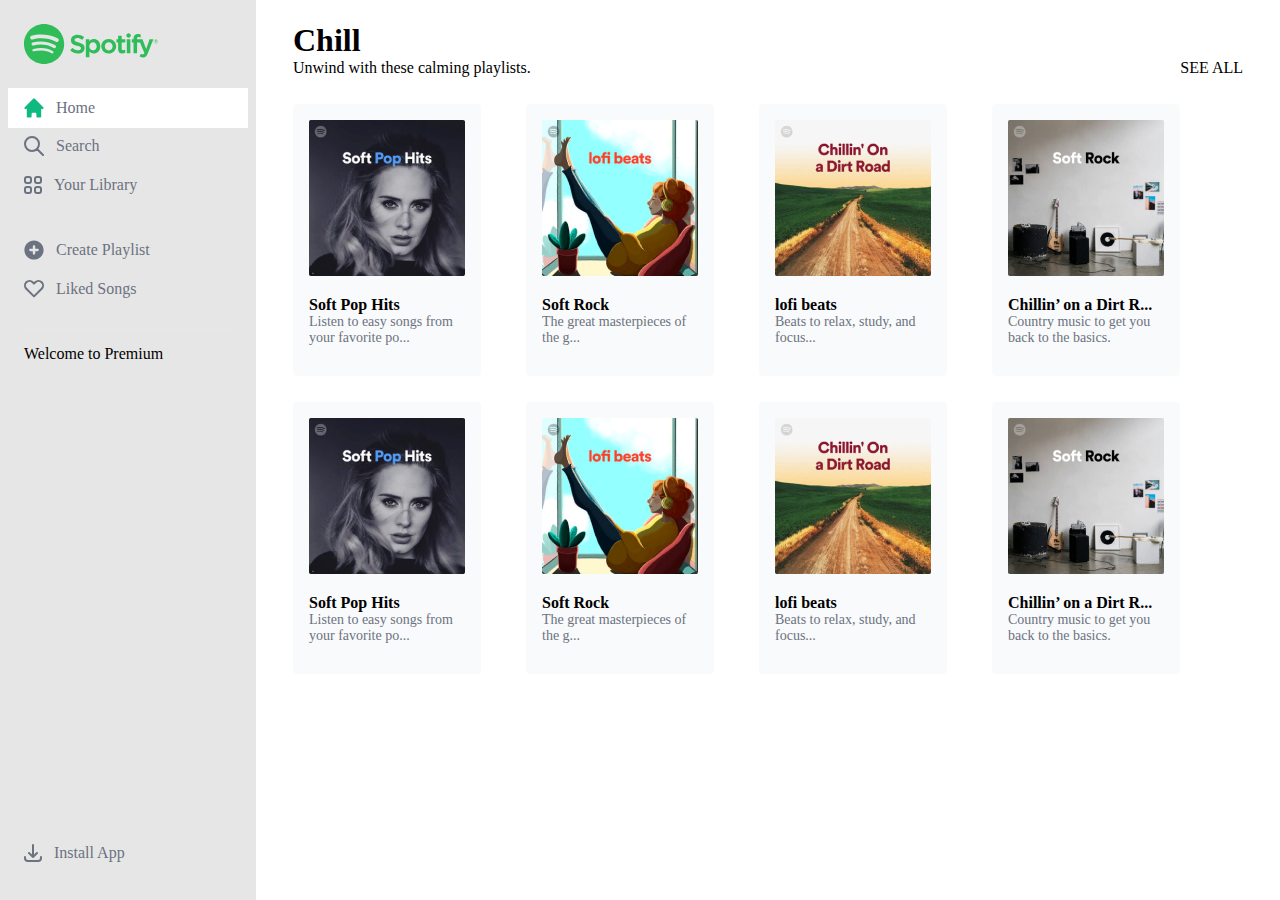
<file: index.html>
<!DOCTYPE html>
<html lang="en">

<head>
    <meta charset="UTF-8">
    <meta http-equiv="X-UA-Compatible" content="IE=edge">
    <meta name="viewport" content="width=device-width, initial-scale=1.0">
    <link rel="stylesheet" href="/homesportify.css">
    <title>Home Spotify</title>
</head>

<body>

    <aside>
        <div class="menu-container">
            <img src="/images/Vector.svg" alt="logo" class="logo">

            <div class="menu-1">
                <div class="link-home">
                    <a href="#">
                        <img src="/images/Icon.svg" alt="home">Home</a>
                </div>
                <div class="link">
                    <a href="#">
                        <img src="/images/Icon (1).svg" alt="home">Search</a>
                </div>
                <div class="link">
                    <a href="#">
                        <img src="/images/Icon (2).svg" alt="home">Your Library</a>
                </div>
            </div>

            <div class="menu-2">
                <div class="link">
                    <a href="#">
                        <img src="/images/Icon (3).svg" alt="home">Create Playlist</a>
                </div>
                <div class="link">
                    <a href="#">
                        <img src="/images/Icon (4).svg" alt="home">Liked Songs</a>
                </div>
            </div>

            <hr>

            <div class="welcome">

                Welcome to Premium
            </div>
        </div>
        <div class="install-app">
            <div class="link">
                <a href="#">
                    <img src="/images/Icon (6).svg" alt="home">Install App</a>
            </div>
        </div>
    </aside>


    <main>
        <header>
            <h1>Chill</h1>
            <p>
                <span>Unwind with these calming playlists.</span>
                <span>SEE ALL</span>
            </p>
        </header>

        <section>

            <div class="album">

                <img src="/images/Artwork.png" alt="one">

                <div class="album-info">
                    <h3>Soft Pop Hits</h3>
                    <p>Listen to easy songs from your favorite po...</p>
                </div>
            </div>

            <div class="album">
                <img src="/images/Artwork (1).png" alt="two">
                <div class="album-info">
                    <h3>Soft Rock</h3>
                    <p>The great masterpieces of the g...</p>
                </div>
            </div>

            <div class="album">
                <img src="/images/Artwork (2).png" alt="three">
                <div class="album-info">
                    <h3>lofi beats</h3>
                    <p>Beats to relax, study, and focus...</p>
                </div>
            </div>

            <div class="album">
                <img src="/images/Artwork3.png" alt="four">
                <div class="album-info">
                    <h3>Chillin’ on a Dirt R...</h3>
                    <p>Country music to get you back to the basics.</p>
                </div>
            </div>
        </section>

        <section>

            <div class="album">

                <img src="/images/Artwork.png" alt="one">

                <div class="album-info">
                    <h3>Soft Pop Hits</h3>
                    <p>Listen to easy songs from your favorite po...</p>
                </div>
            </div>

            <div class="album">
                <img src="/images/Artwork (1).png" alt="two">
                <div class="album-info">
                    <h3>Soft Rock</h3>
                    <p>The great masterpieces of the g...</p>
                </div>
            </div>

            <div class="album">
                <img src="/images/Artwork (2).png" alt="three">
                <div class="album-info">
                    <h3>lofi beats</h3>
                    <p>Beats to relax, study, and focus...</p>
                </div>
            </div>

            <div class="album">
                <img src="/images/Artwork3.png" alt="four">
                <div class="album-info">
                    <h3>Chillin’ on a Dirt R...</h3>
                    <p>Country music to get you back to the basics.</p>
                </div>
            </div>
        </section>

    </main>
</body>

</html>
</file>
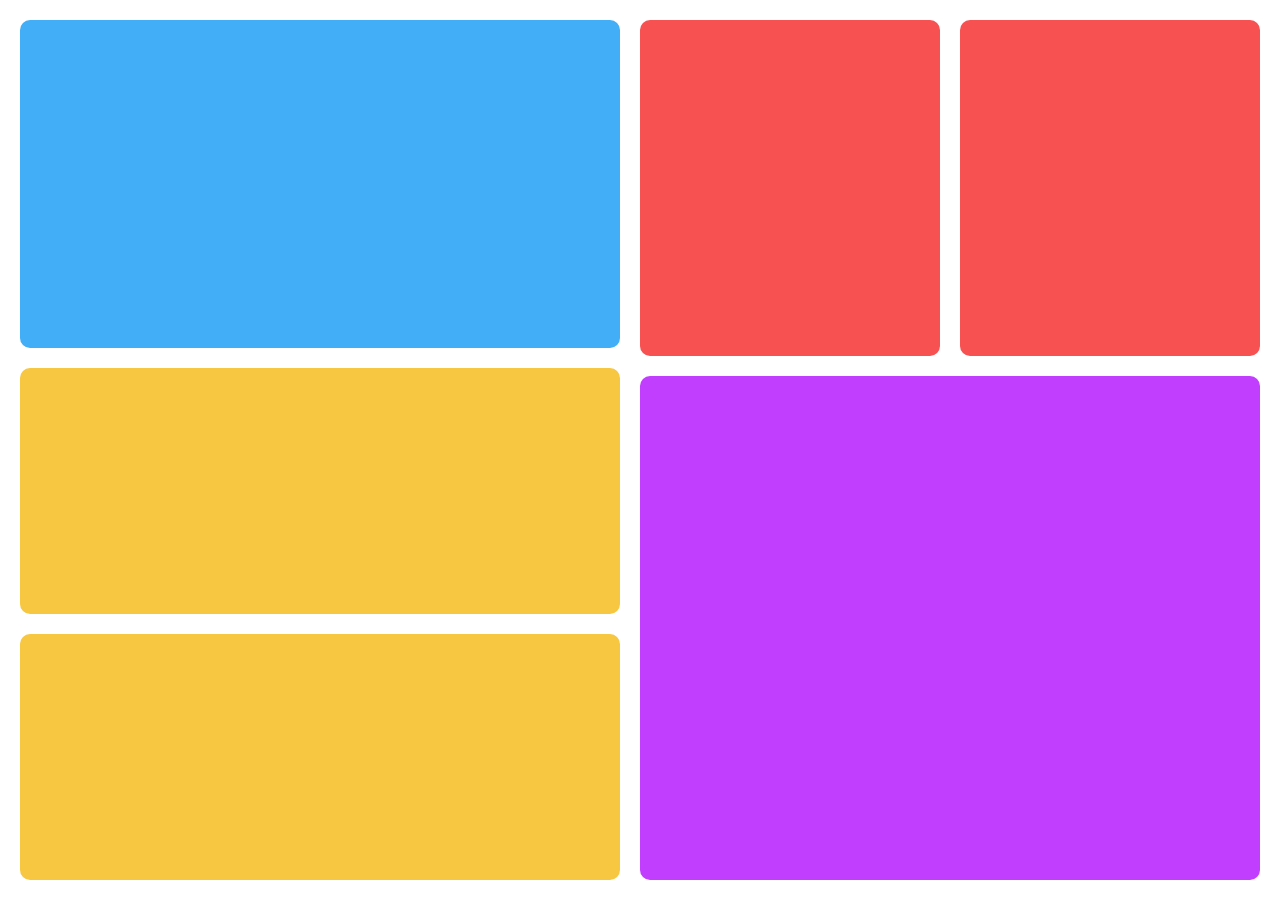
<file: home09.html>
<!DOCTYPE html>
<html lang="en">

<head>
    <meta charset="UTF-8">
    <meta http-equiv="X-UA-Compatible" content="IE=edge">
    <meta name="viewport" content="width=device-width, initial-scale=1.0">
    <link rel="stylesheet" href="/homestyle09.css">
    <title>Flex grow </title>
</head>

<body>
    <main>
        <div class="leftdiv">
            <div class="blue"></div>
            <div class="orange1"></div>
            <div class="orange2"></div>
        </div>
        <div class="rightdiv">
            <div class="red">
                <div class="red1"></div>
                <div class="red2"></div>
            </div>
            <div class="purple"></div>
        </div>
    </main>
</body>

</html>
</file>
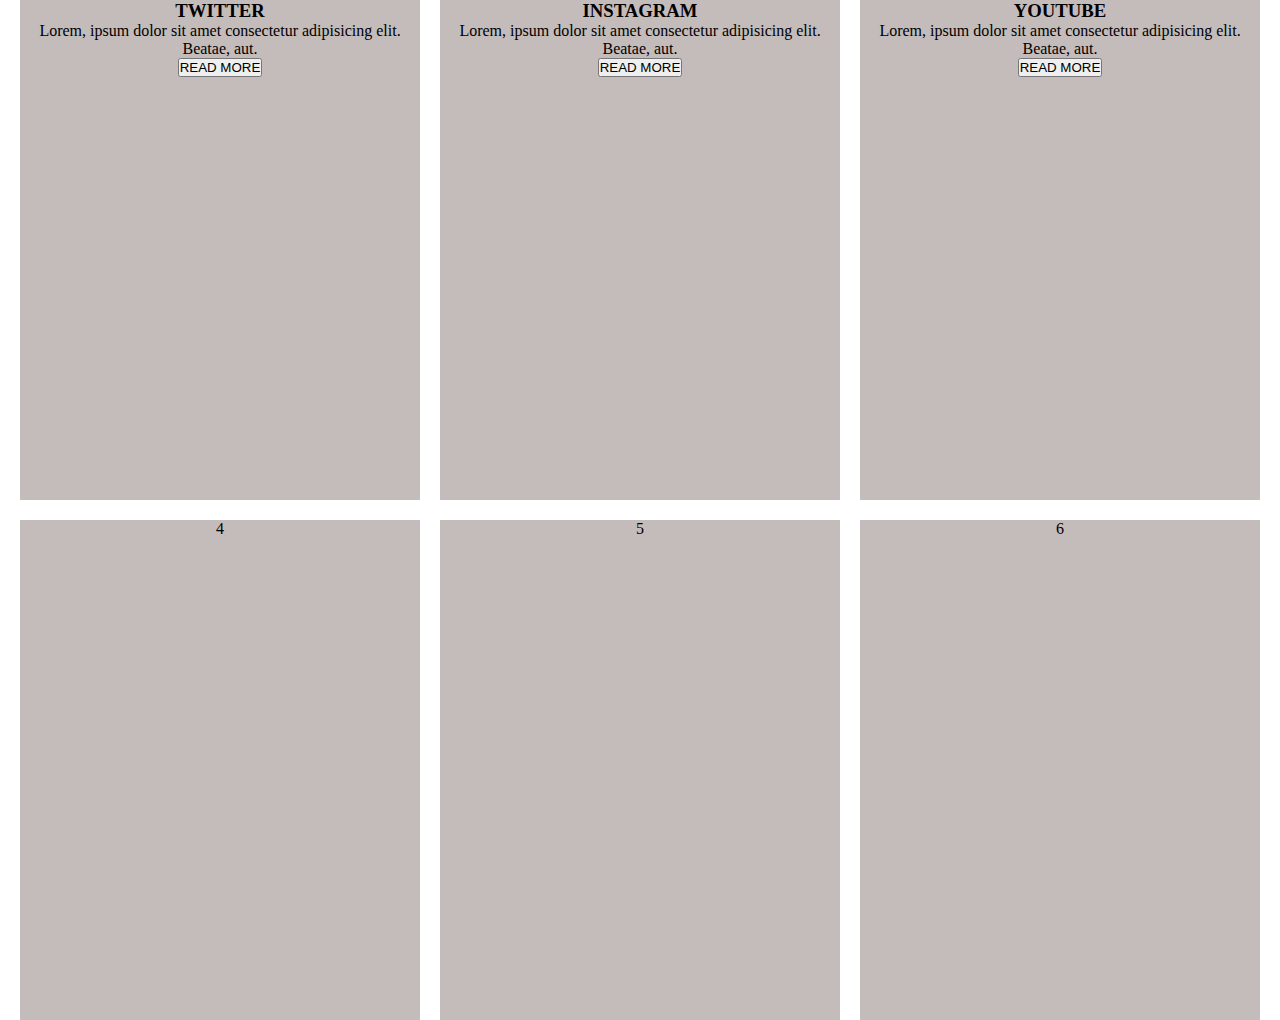
<file: indexFloat.html>
<!DOCTYPE html>
<html lang="en">

<head>
    <meta charset="UTF-8">
    <meta http-equiv="X-UA-Compatible" content="IE=edge">
    <meta name="viewport" content="width=device-width, initial-scale=1.0">
    <link rel="stylesheet" href="/style09.css">
    <title>Display float </title>
</head>

<body>

    <div class="twitter">
        <h3>TWITTER</h3>
        <p>Lorem, ipsum dolor sit amet consectetur adipisicing elit. Beatae, aut.</p>
        <button>READ MORE</button>
    </div>
    <div class="instagram">
        <h3>INSTAGRAM</h3>
        <p>Lorem, ipsum dolor sit amet consectetur adipisicing elit. Beatae, aut.</p>
        <button>READ MORE</button>
    </div>
    <div class="youtube">
        <h3>YOUTUBE</h3>
        <p>Lorem, ipsum dolor sit amet consectetur adipisicing elit. Beatae, aut.</p>
        <button>READ MORE</button>
    </div>
    <div>4</div>
    <div>5</div>
    <div>6</div>
</body>

</html>
</file>
<file: homesportify.css>
*{
    margin:0;
    padding: 0;
    box-sizing: border-box;
    font-family: inter;
}

body{
    width: 100%;
    height: 100vh;
    display: flex;
}

aside{
    min-width: 240px;
    width: 20%;
    height: 100%;
    padding: 24px 8px;
    display: flex;
    flex-direction: column;
    justify-content: space-between;
    background-color: rgb(231, 230, 230);
}

main{
    width: 80%;
    height: 100%;
    padding: 22px 37px 0 37px;
    display: flex;
    flex-direction: column;
    gap: 26px;
}

header{
    width: 100%;
    height: 56px;
}

main header p{
    display: flex;
    justify-content: space-between;
}

section{
    width: 100%;
    display: flex;
    gap: 45px;
    flex-wrap: wrap;
}

section .album{
    width: 188px;
    height: 272px;
    padding: 16px;
    border-radius:4px ;
    background-color: #F9FAFB;
}

.album-info{
    width: 100%;
    margin-top: 16px;
}
.album-info h3{
    font-size: 16px;
}

.album-info p{
    font-size: 14px;
    color: #6B7280;
    margin-bottom: 6px;
}

.logo{
    height:40px; 
    margin-bottom: 20px;
    padding: 0 16px;
}

.menu-1{
    height:120px;
    margin-bottom: 24px;
}

.link{
    width: 100%;
    height: 40px;
    padding: 8px 16px;

}
.link a{
    display: flex;
    align-items: center;
    gap: 12px;
    text-decoration: none;
    color:#6B7280;
}

.link-home a{
    width: 100%;
    height: 40px;
    padding: 8px 16px;
    display: flex;
    align-items: center;
    gap: 12px;
    text-decoration: none;
    color:#6B7280;
    background-color: #fff;
}

.menu-2{
    height: 80px;
    margin-bottom: 17px;
}

hr{
    margin: 8px 16px;
    border: 1px solid #E5E7EB;
}

.welcome{
    height: 32px;
    padding: 6px 16px;
}

.install-app{
    height: 40px;
}
</file>
<file: homestyle09.css>
*{
    margin: 0;
    padding: 0;
    box-sizing: border-box;
}

main{
    height: 100vh;
    display: flex;
    justify-content: flex-start;
    gap: 20px;
    padding: 20px;
}

div{
    border-radius: 10px;
}

.leftdiv{
    height: 100%;
    flex-grow: 5;
    display: flex;
    flex-direction: column;
    gap: 20px;
    
}

.blue{
    width: 100%;
    height: 40%;
    background-color: rgb(66, 174, 247);
}

.orange1{
    width: 100%;
    height: 30%;
    background-color: rgb(247, 199, 66);
}

.orange2{
    width: 100%;
    height: 30%;
    background-color: rgb(247, 199, 66);
}

.rightdiv{
    height: 100%;
    flex-grow: 5;
    display: flex;
    flex-direction: column;
    gap: 20px;
}

.red{
    width: 100%;
    height: 40%;
    display: flex;
    gap: 20px;
}

.red1{
    flex-grow: 5;
    height: 100%;
    background-color: rgb(248, 81, 81);
}

.red2{
    flex-grow: 5;
    height: 100%;
    background-color: rgb(248, 81, 81);
}

.purple{
    width: 100%;
    height: 60%;
    background-color: rgb(194, 62, 255);
}
</file>
<file: style09.css>
*{
    margin: 0;
    padding:0;
    box-sizing: border-box;
}

body{
    height: 100vh;
    display: flex;
    align-items: center;
    justify-content: center;
    gap:20px;
    flex-wrap: wrap;

}
div{
    width:400px;
    height: 500px;
    background-color: rgb(196, 187, 187);
    text-align: center;
}
</file>
